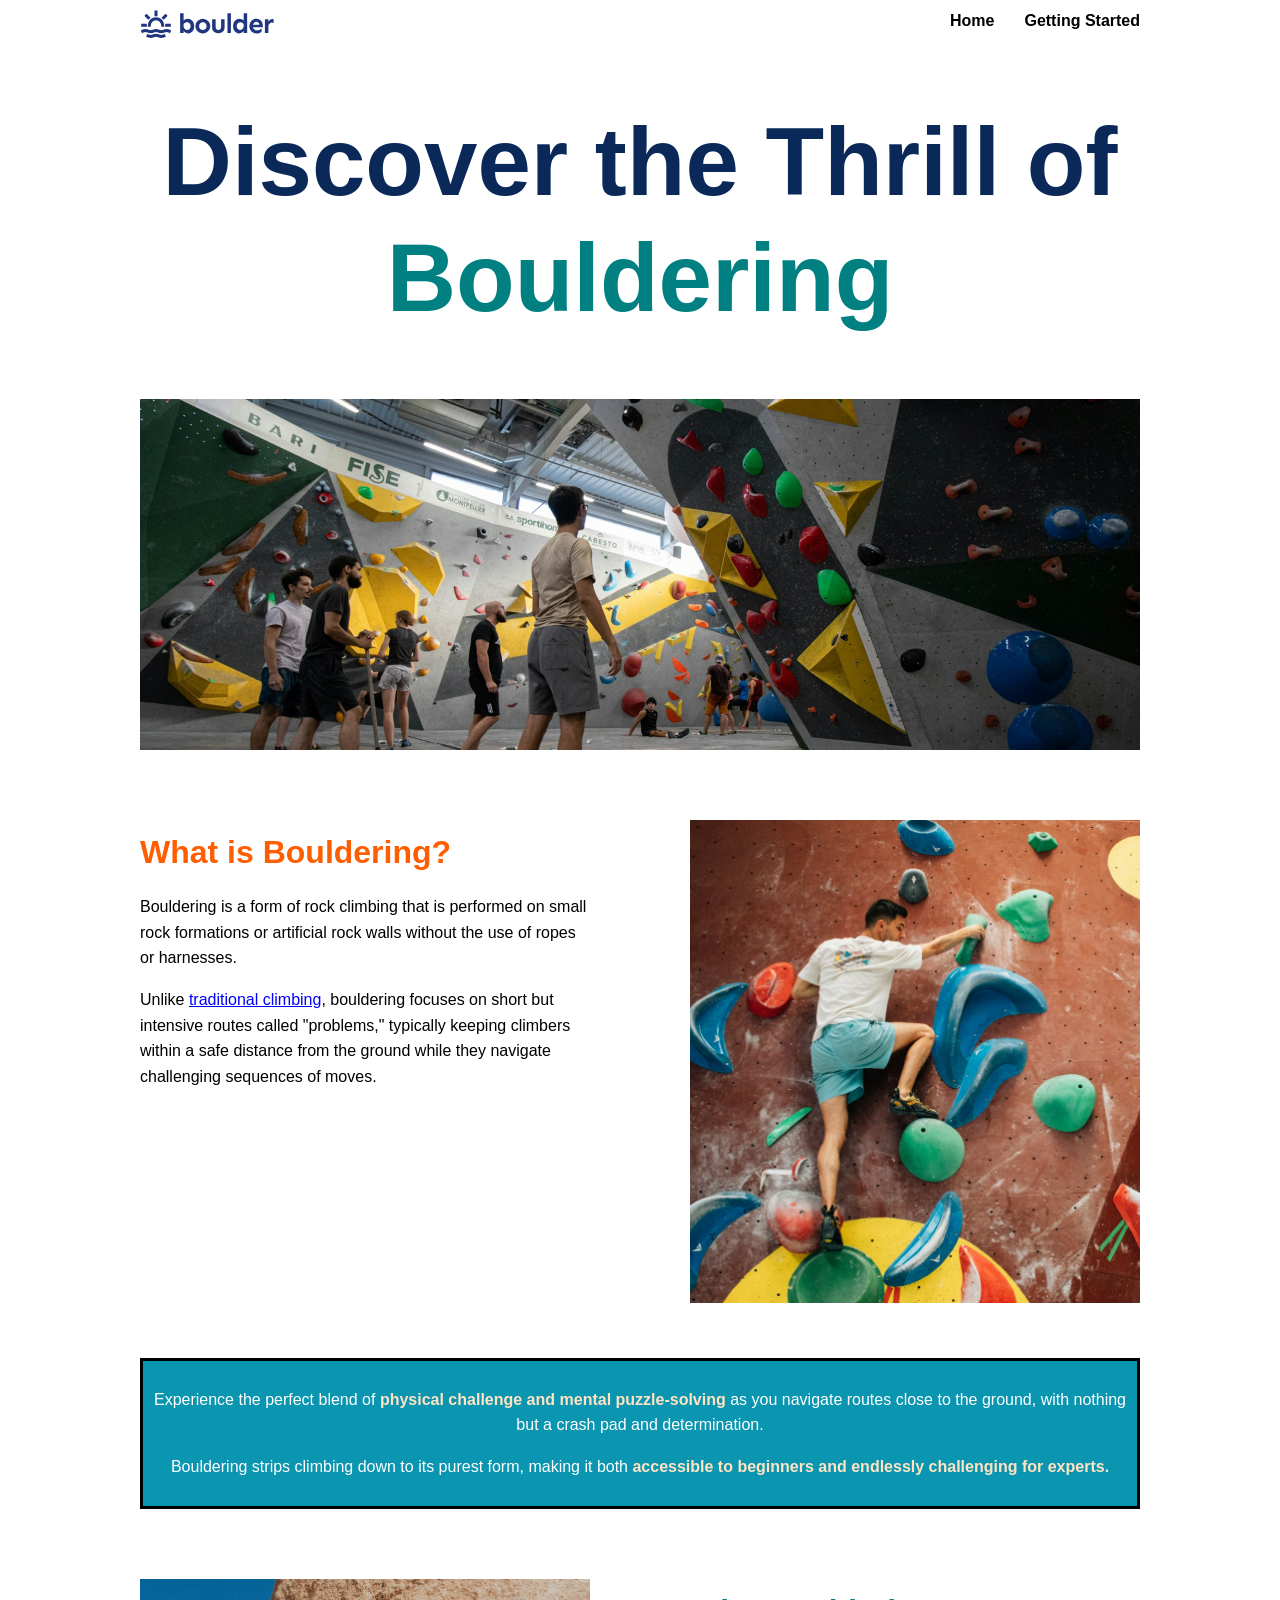
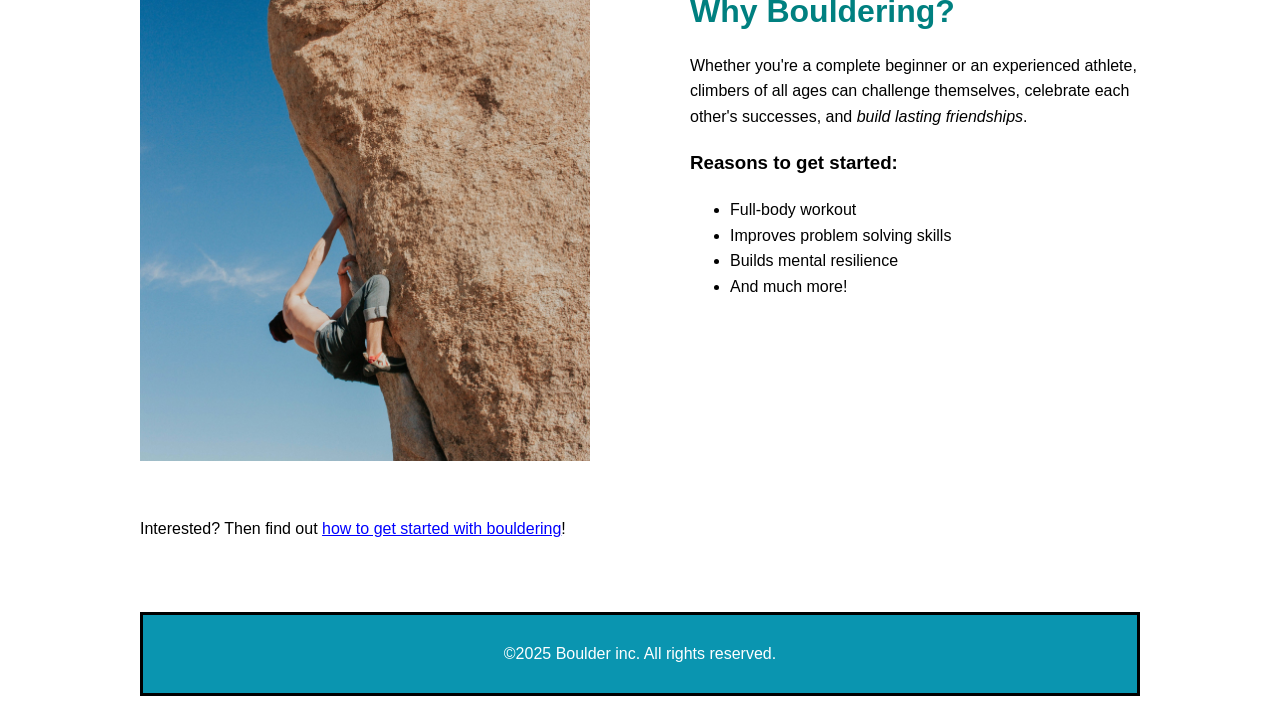
<file: index.html>
<!DOCTYPE html>
<html>
  <head>
    <title>My first website</title>
    <link href="css/style.css" rel="stylesheet"
  </head>

  <body>
    <div class="wrapper">
      <header>
        <img src="images/logo.svg" alt="Boulder inc. logo" />

        <nav class="primary-navigation">
          <ul>
            <li><a href="index.html">Home</a></li>
            <li><a href="getting-started.html">Getting Started</a></li>
          </ul>
        </nav>
      </header>

      <main>
        <h1>
          Discover the Thrill of <span class="teal-text">Bouldering</span>
        </h1>

        <img
          src="images/bouldering-gym.jpg"
          alt="people in a bouldering gym"
          <!--
          Introdution
          to
          bouldering
          --
        />

        <section>
          <div class="two-column-layout">
            <div>
              <h2>What is Bouldering?</h2>
              <p>
                Bouldering is a form of rock climbing that is performed on small
                rock formations or artificial rock walls without the use of
                ropes or harnesses.
              </p>
              <p>
                Unlike
                <a href="https://en.wikipedia.org/wiki/Traditional_climbing"
                  >traditional climbing</a
                >, bouldering focuses on short but intensive routes called
                "problems," typically keeping climbers within a safe distance
                from the ground while they navigate challenging sequences of
                moves.
              </p>
            </div>

            <img
              src="images/what-is-bouldering.jpg"
              alt="a man training in a climbing gym"
            />
          </div>

          <div class="teal-background">
            <p>
              Experience the perfect blend of
              <strong> physical challenge and mental puzzle-solving </strong> as
              you navigate routes close to the ground, with nothing but a crash
              pad and determination.
            </p>

            <p>
              Bouldering strips climbing down to its purest form, making it both
              <strong>
                accessible to beginners and endlessly challenging for experts.
              </strong>
            </p>
          </div>
        </section>

        <section>
          <!-- Why you should do bouldering -->
          <div class="two-column-layout">
            <img src="images/why-bouldering.jpg" alt="a man climbing a cliff" />

            <div>
              <h2 class="teal-text">Why Bouldering?</h2>
              <p>
                Whether you're a complete beginner or an experienced athlete,
                climbers of all ages can challenge themselves, celebrate each
                other's successes, and <em>build lasting friendships</em>.
              </p>
              <h3>Reasons to get started:</h3>
              <ul>
                <li>Full-body workout</li>
                <li>Improves problem solving skills</li>
                <li>Builds mental resilience</li>
                <li>And much more!</li>
              </ul>
            </div>
          </div>

          <p>
            Interested? Then find out
            <a href="getting-started.html">how to get started with bouldering</a
            >!
          </p>
        </section>
      </main>

      <footer class="teal-background">
        <p>©2025 Boulder inc. All rights reserved.</p>
      </footer>
    </div>
  </body>
</html>
</file>
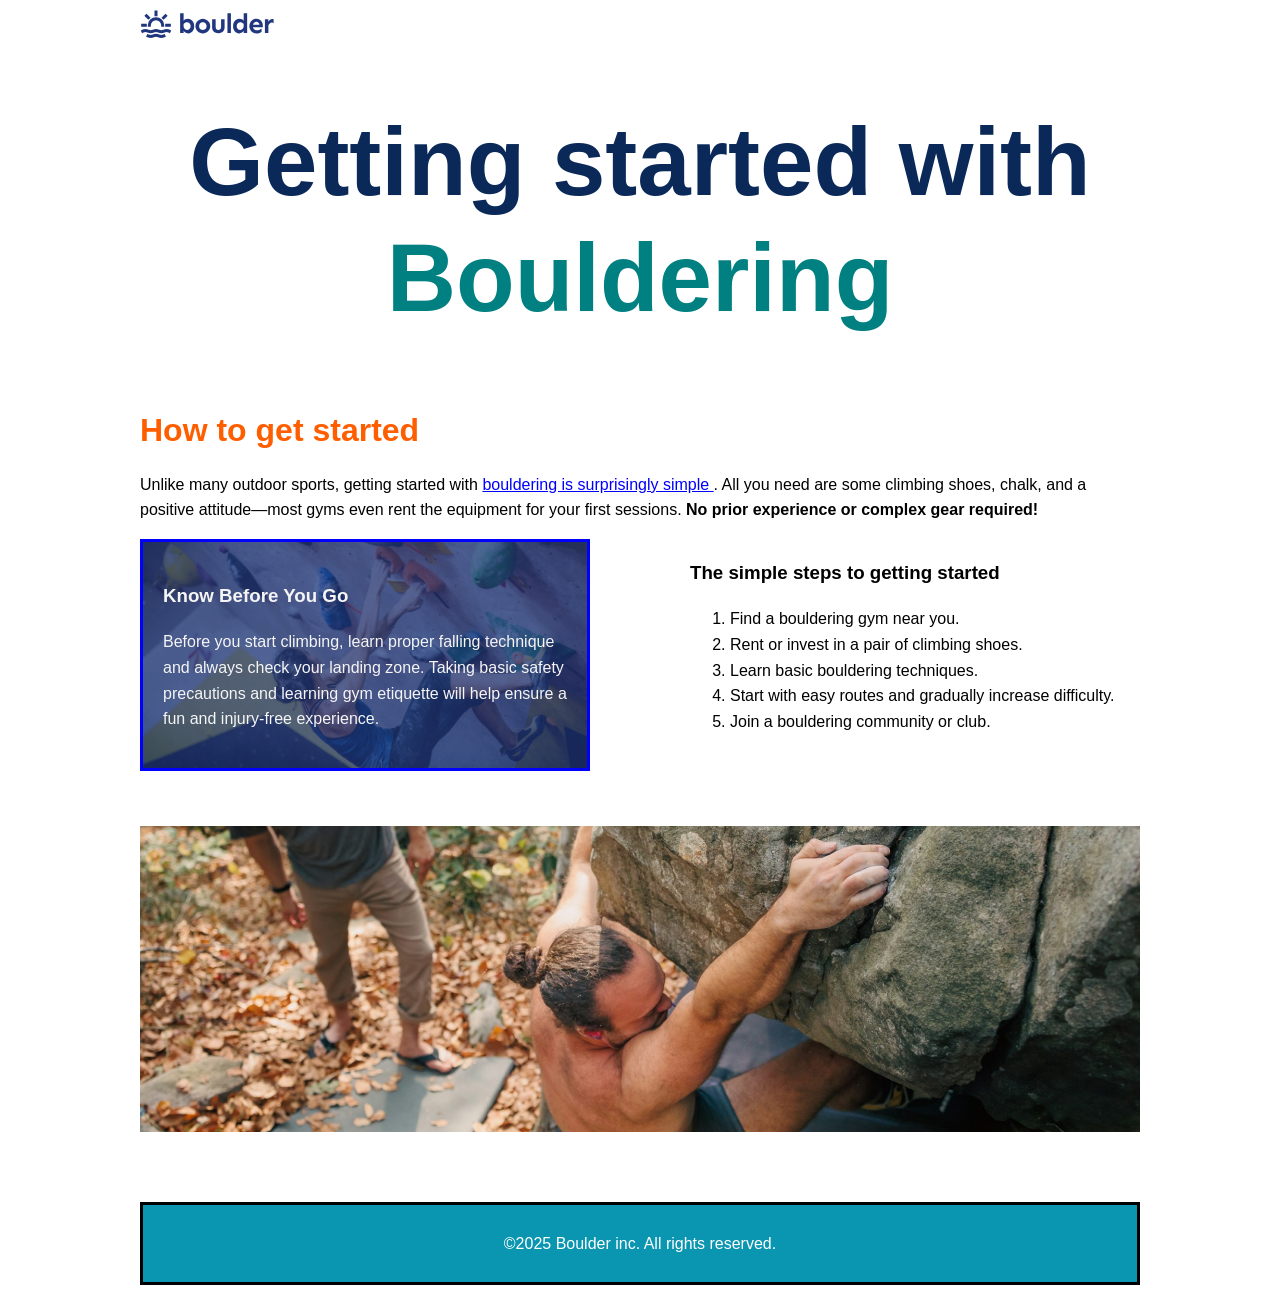
<file: getting-started.html>
<!DOCTYPE html>

<html>
  <head>
    <title>Getting started with Bouldering</title>
    <link href="css/style.css" rel="stylesheet" />
  </head>

  <body>
    <div class="wrapper">
      <header>
        <img src="images/logo.svg" alt="Boulder inc." />
      </header>

      <main>
        <h1>Getting started with <span class="teal-text">Bouldering</span></h1>

        <section>
          <h2>How to get started</h2>
          
          <p>
            Unlike many outdoor sports, getting started with
            <a href="index.html"> bouldering is surprisingly simple </a>. All
            you need are some climbing shoes, chalk, and a positive
            attitude—most gyms even rent the equipment for your first sessions.
            <strong>No prior experience or complex gear required!</strong>
          </p>
          
          <div class="two-column-layout">
            <div class="climber-background">
              <h3>Know Before You Go</h3>
              <p>
                Before you start climbing, learn proper falling technique and
                always check your landing zone. Taking basic safety precautions
                and learning gym etiquette will help ensure a fun and
                injury-free experience.
              </p>
            </div>
            
            <div>
              <h3>The simple steps to getting started</h3>
              <ol>
                <li>Find a bouldering gym near you.</li>
                <li>Rent or invest in a pair of climbing shoes.</li>
                <li>Learn basic bouldering techniques.</li>
                <li>
                  Start with easy routes and gradually increase difficulty.
                </li>
                <li>Join a bouldering community or club.</li>
              </ol>
            </div>
          </div>
          
          <img src="images/getting-started-outdoors.jpg" alt="bouldering
          outdoor">
          
        </section>
      </main>
      <footer class="teal-background">
        <p>©2025 Boulder inc. All rights reserved.</p>
      </footer>
    </div>
  </body>
</html>
</file>
<file: css/style.css>
* {
  box-sizing: border-box;
}

body {
  font-family: Arial, Helvetica, sans-serif;
  line-height: 1.6;
}

header {
  /* border: #ff5e00 5px solid; */

  /* text-align: center; */
  display: flex;
  gap: 50px;
  justify-content: space-between;
}



header img {
  margin-inline: 0;
}

/* header img { */
/* border: orange 5px solid; */
/* } */

.primary-navigation ul {
  /* border: orange 5px solid; */
  margin: 0;
  padding: 0;

  display: flex;
  gap: 30px;
  list-style: none;
}

/* .primary-navigation a */

a {
  color: blue;
}

a:visited {
  color: darkmagenta;
}

a:hover,
a:focus-visible {
  color: #ff5e00;
}

a:active {
  color: blueviolet;
}

.primary-navigation a {
  font-weight: bold;
  text-decoration: none;
  color: black;
}

.primary-navigation a:visited {
  color: darkmagenta;
}

.primary-navigation a:active {
  color: yellow;
}

.primary-navigation a:hover,
.primary-navigation a:focus-visible {
  color: #ff5e00;
}

h1 {
  text-align: center;
  font-size: 4rem;
  @media (width > 850px) {
    font-size: 6rem;
  }
  color: rgb(10, 41, 89);
  line-height: 1.2;
}

h2 {
  color: #ff5e00;
  font-size: 2rem;
  margin-block: 7px;
}

section {
  margin-block: 70px;
}

.wrapper {
  /* border: 5px solid #ffff00; */
  max-inline-size: 1000px;
  margin-inline: auto;
}

.two-column-layout {
  /* background-color: rgb(229, 218, 140); */
  display: grid;
  @media (width > 850px) {
    grid-template-columns: 1fr 1fr;
  }
  gap: 100px;
  margin-block-end: 55px;
}

img {
  /* background-color: #ffff00; */
  display: block;
  max-inline-size: 100%;
  margin-inline: auto;
}

.teal-background {
  background-color: rgb(10, 149, 176);
  color: white;
  padding: 10px;
  border: 3px black solid;
  text-align: center;
}

.teal-background strong {
  color: bisque;
}

.teal-text {
  color: teal;
}

.climber-background {
  /* background-color: red; */
  background-image: url("../images/simple-steps.jpg");
  background-repeat: no-repeat;
  background-size: cover;
  background-position: center;

  color: whitesmoke;
  padding: 20px;
  border: 3px blue solid;
}
</file>
